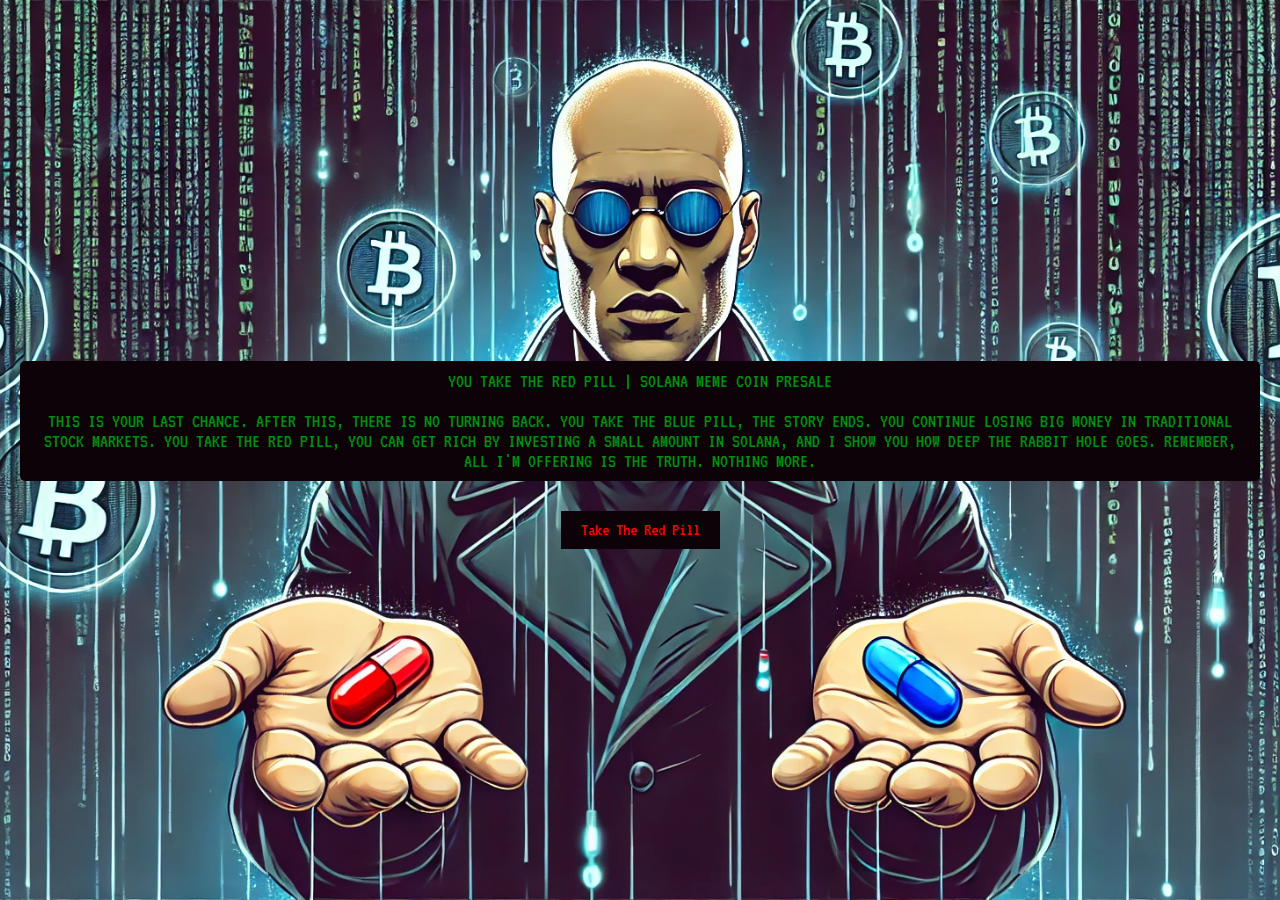
<file: index.html>
<!DOCTYPE html>
<html lang="en">
  <head>
    <meta charset="UTF-8" />
    <meta name="viewport" content="width=device-width, initial-scale=1.0" />
    <title>You Take The Red Pill Home Page</title>
    <link rel="stylesheet" href="./styles/style.css" />
    <link rel="preconnect" href="https://fonts.googleapis.com" />
    <link rel="preconnect" href="https://fonts.gstatic.com" crossorigin />
    <link
      href="https://fonts.googleapis.com/css2?family=VT323&display=swap"
      rel="stylesheet"
    />
    <link rel="icon" type="image/x-icon" href="./assets/favicon.ico" />
  </head>
  <body>
    <div class="hero-image">
      <div class="hero-text">
        <p>
          You Take The Red Pill | Solana Meme Coin Presale
          <br /><br />
          This is your last chance. After this, there is no turning back. You
          take the blue pill, the story ends. You continue losing big money in
          traditional stock markets. You take the red pill, you can get rich by
          investing a small amount in Solana, and I show you how deep the rabbit
          hole goes. Remember, all I'm offering is the truth. Nothing more.
        </p>
        <button class="btn" onclick="window.location.href='matrix.html'">
          Take The Red Pill
        </button>
      </div>
    </div>
  </body>
</html>
</file>
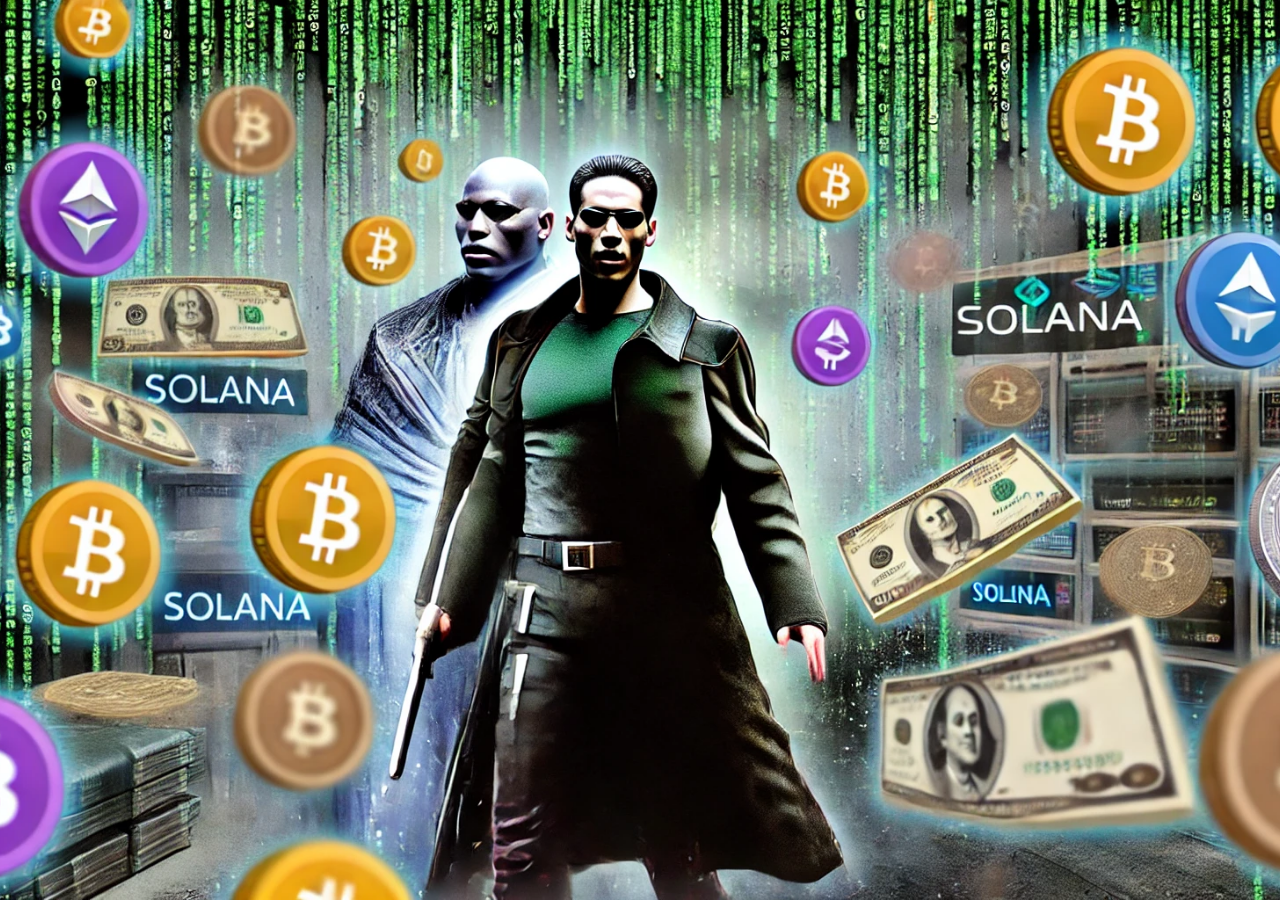
<file: matrix.html>
<!DOCTYPE html>
<html lang="en">
  <head>
    <meta charset="UTF-8" />
    <meta name="viewport" content="width=device-width, initial-scale=1.0" />
    <title>You Take The Red Pill Presale</title>
    <link rel="stylesheet" href="./styles/matrix.css" />
    <link rel="preconnect" href="https://fonts.googleapis.com" />
    <link rel="preconnect" href="https://fonts.gstatic.com" crossorigin />
    <link
      href="https://fonts.googleapis.com/css2?family=VT323&display=swap"
      rel="stylesheet"
    />
    <link rel="icon" type="image/x-icon" href="./assets/favicon.ico" />
  </head>
  <body>
    <div id="matrix-container">
      <canvas id="matrix"></canvas>
    </div>
    <div id="message-container">
      <div id="message"></div>
    </div>
    <script src="./src/script.js"></script>
  </body>
</html>
</file>
<file: styles/style.css>
body,
html {
  height: 100%;
  margin: 0;
  font-family: "VT323", monospace;
  display: flex;
  justify-content: center;
  align-items: center;
}

.hero-image {
  display: flex;
  justify-content: center;
  align-items: center;
  background-image: url("../assets/background.webp");
  height: 100%;
  width: 100%;
  background-position: center;
  background-repeat: no-repeat;
  background-size: cover;
  position: relative;
}

.hero-text {
  text-align: center;
  color: #008f11;
  text-transform: uppercase;
  padding: 20px;
  border-radius: 10px;
}

p {
  font-size: 20px;
  background-color: #0d0208;
  padding: 10px;
  border-radius: 5px;
}

.btn {
  border: none;
  color: red;
  padding: 10px 20px;
  text-align: center;
  text-decoration: none;
  display: inline-block;
  font-size: 18px;
  margin: 10px;
  cursor: pointer;
  background-color: #0d0208;
  font-family: "VT323", monospace;
  transition: transform 0.3s, background-color 0.3s, box-shadow 0.3s;
}

.btn:hover {
  background-color: #0d0208;
  color: red;
  transform: scale(1.1);
  box-shadow: 0 4px 15px red;
}

@media (max-width: 768px) {
  .hero-image {
    flex-direction: column;
  }

  .hero-text p {
    font-size: 18px;
    padding: 15px;
  }

  .btn {
    padding: 10px 20px;
    font-size: 16px;
  }
}

@media (max-width: 480px) {
  .hero-image {
    background-image: url("../assets/mobile.webp");
    flex-direction: column;
  }

  .hero-text {
    width: 90%;
    padding: 20px;
    box-sizing: border-box;
  }

  .hero-text p {
    font-size: 16px;
    padding: 10px;
  }

  .btn {
    padding: 8px 16px;
    font-size: 14px;
  }
}
</file>
<file: styles/matrix.css>
body,
html {
  height: 100%;
  margin: 0;
  font-family: "VT323", monospace;
  display: flex;
  flex-direction: column;
  justify-content: center;
  align-items: center;
  background-color: black;
  color: #0f0;
  overflow: hidden;
}

#matrix-container {
  display: flex;
  justify-content: center;
  align-items: center;
  width: 100%;
  height: 100%;
  background-image: url("../assets/neo.webp");
  background-size: cover;
  background-position: center;
  background-repeat: no-repeat;
  position: relative;
}

#message-container {
  display: flex;
  flex-direction: column;
  justify-content: center;
  align-items: center;
  position: absolute;
  top: 50%;
  left: 50%;
  transform: translate(-50%, -50%);
  text-align: center;
  padding: 10px;
  width: 90%;
  max-width: 600px;
  border-radius: 10px;
  z-index: 1;
}

#message {
  color: #0f0;
  font-size: 24px;
  line-height: 1.3;
  cursor: pointer;
  word-wrap: break-word;
}

@media (max-width: 768px) {
  #message {
    font-size: 22px;
  }
}

@media (max-width: 480px) {
  #message {
    font-size: 20px;
  }
}
</file>
